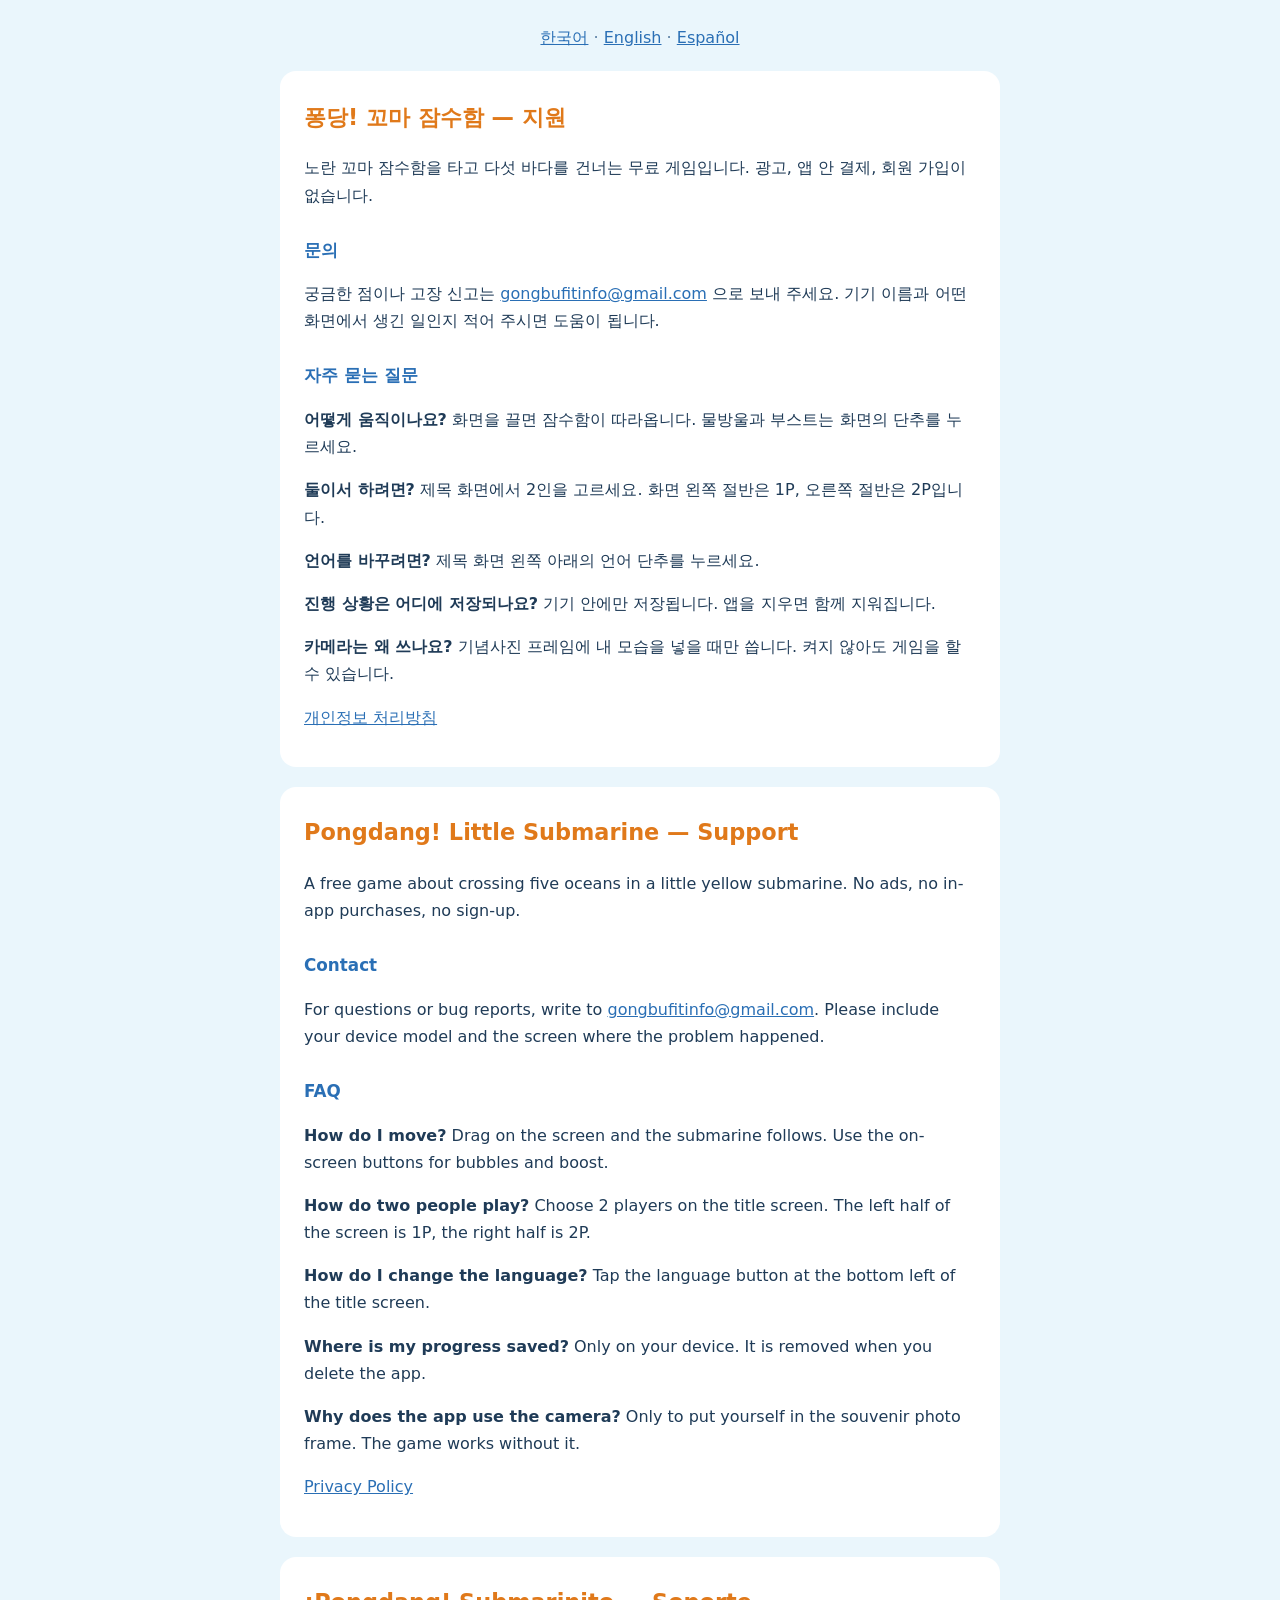
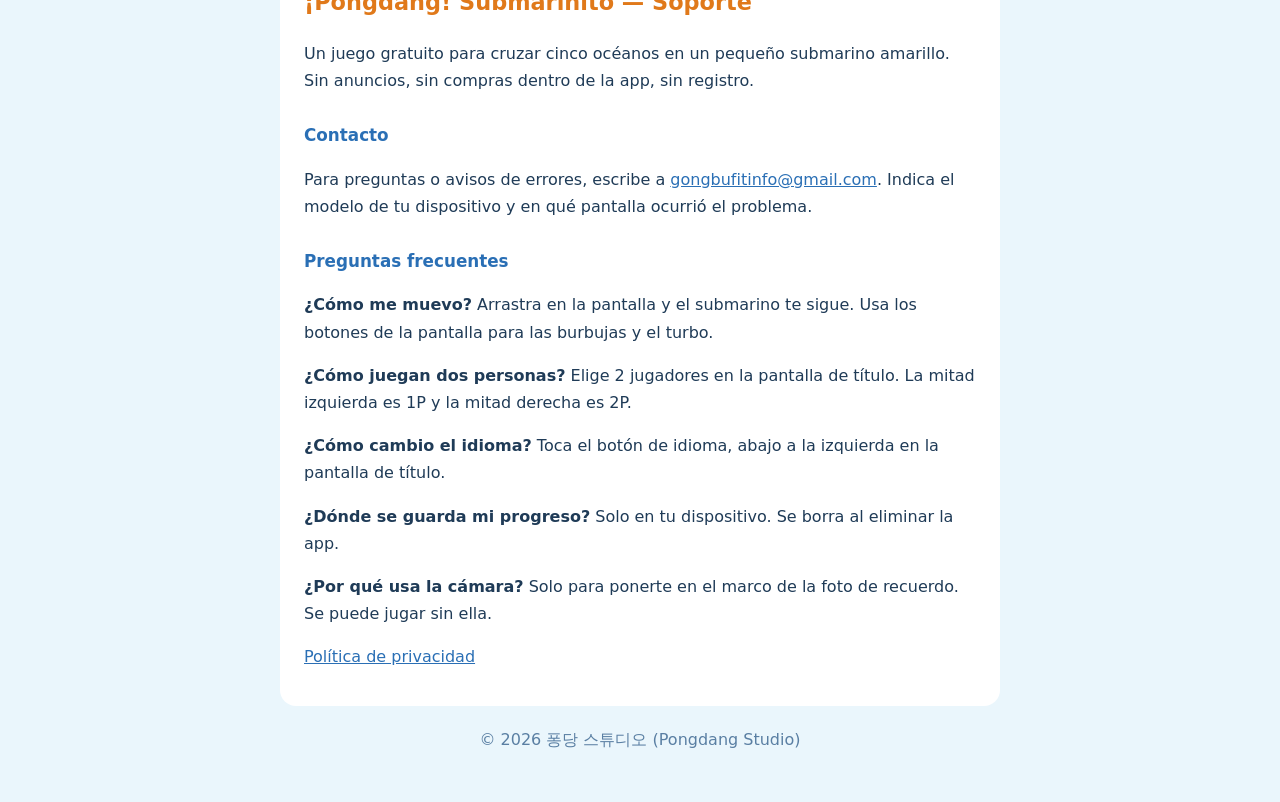
<file: index.html>
<!doctype html>
<html lang="ko">
<meta charset="utf-8">
<meta name="viewport" content="width=device-width, initial-scale=1">
<title>퐁당! 꼬마 잠수함 — 지원 · Support · Soporte</title>
<link rel="stylesheet" href="style.css">
<main>
<nav><a href="#ko">한국어</a> · <a href="#en">English</a> · <a href="#es">Español</a></nav>

<section id="ko" lang="ko">
<h1>퐁당! 꼬마 잠수함 — 지원</h1>
<p>노란 꼬마 잠수함을 타고 다섯 바다를 건너는 무료 게임입니다. 광고, 앱 안 결제, 회원 가입이 없습니다.</p>
<h2>문의</h2>
<p>궁금한 점이나 고장 신고는 <a href="mailto:gongbufitinfo@gmail.com">gongbufitinfo@gmail.com</a> 으로 보내 주세요. 기기 이름과 어떤 화면에서 생긴 일인지 적어 주시면 도움이 됩니다.</p>
<h2>자주 묻는 질문</h2>
<p><b>어떻게 움직이나요?</b> 화면을 끌면 잠수함이 따라옵니다. 물방울과 부스트는 화면의 단추를 누르세요.</p>
<p><b>둘이서 하려면?</b> 제목 화면에서 2인을 고르세요. 화면 왼쪽 절반은 1P, 오른쪽 절반은 2P입니다.</p>
<p><b>언어를 바꾸려면?</b> 제목 화면 왼쪽 아래의 언어 단추를 누르세요.</p>
<p><b>진행 상황은 어디에 저장되나요?</b> 기기 안에만 저장됩니다. 앱을 지우면 함께 지워집니다.</p>
<p><b>카메라는 왜 쓰나요?</b> 기념사진 프레임에 내 모습을 넣을 때만 씁니다. 켜지 않아도 게임을 할 수 있습니다.</p>
<p><a href="privacy.html#ko">개인정보 처리방침</a></p>
</section>

<section id="en" lang="en">
<h1>Pongdang! Little Submarine — Support</h1>
<p>A free game about crossing five oceans in a little yellow submarine. No ads, no in-app purchases, no sign-up.</p>
<h2>Contact</h2>
<p>For questions or bug reports, write to <a href="mailto:gongbufitinfo@gmail.com">gongbufitinfo@gmail.com</a>. Please include your device model and the screen where the problem happened.</p>
<h2>FAQ</h2>
<p><b>How do I move?</b> Drag on the screen and the submarine follows. Use the on-screen buttons for bubbles and boost.</p>
<p><b>How do two people play?</b> Choose 2 players on the title screen. The left half of the screen is 1P, the right half is 2P.</p>
<p><b>How do I change the language?</b> Tap the language button at the bottom left of the title screen.</p>
<p><b>Where is my progress saved?</b> Only on your device. It is removed when you delete the app.</p>
<p><b>Why does the app use the camera?</b> Only to put yourself in the souvenir photo frame. The game works without it.</p>
<p><a href="privacy.html#en">Privacy Policy</a></p>
</section>

<section id="es" lang="es">
<h1>¡Pongdang! Submarinito — Soporte</h1>
<p>Un juego gratuito para cruzar cinco océanos en un pequeño submarino amarillo. Sin anuncios, sin compras dentro de la app, sin registro.</p>
<h2>Contacto</h2>
<p>Para preguntas o avisos de errores, escribe a <a href="mailto:gongbufitinfo@gmail.com">gongbufitinfo@gmail.com</a>. Indica el modelo de tu dispositivo y en qué pantalla ocurrió el problema.</p>
<h2>Preguntas frecuentes</h2>
<p><b>¿Cómo me muevo?</b> Arrastra en la pantalla y el submarino te sigue. Usa los botones de la pantalla para las burbujas y el turbo.</p>
<p><b>¿Cómo juegan dos personas?</b> Elige 2 jugadores en la pantalla de título. La mitad izquierda es 1P y la mitad derecha es 2P.</p>
<p><b>¿Cómo cambio el idioma?</b> Toca el botón de idioma, abajo a la izquierda en la pantalla de título.</p>
<p><b>¿Dónde se guarda mi progreso?</b> Solo en tu dispositivo. Se borra al eliminar la app.</p>
<p><b>¿Por qué usa la cámara?</b> Solo para ponerte en el marco de la foto de recuerdo. Se puede jugar sin ella.</p>
<p><a href="privacy.html#es">Política de privacidad</a></p>
</section>

<footer>© 2026 퐁당 스튜디오 (Pongdang Studio)</footer>
</main>
</html>
</file>
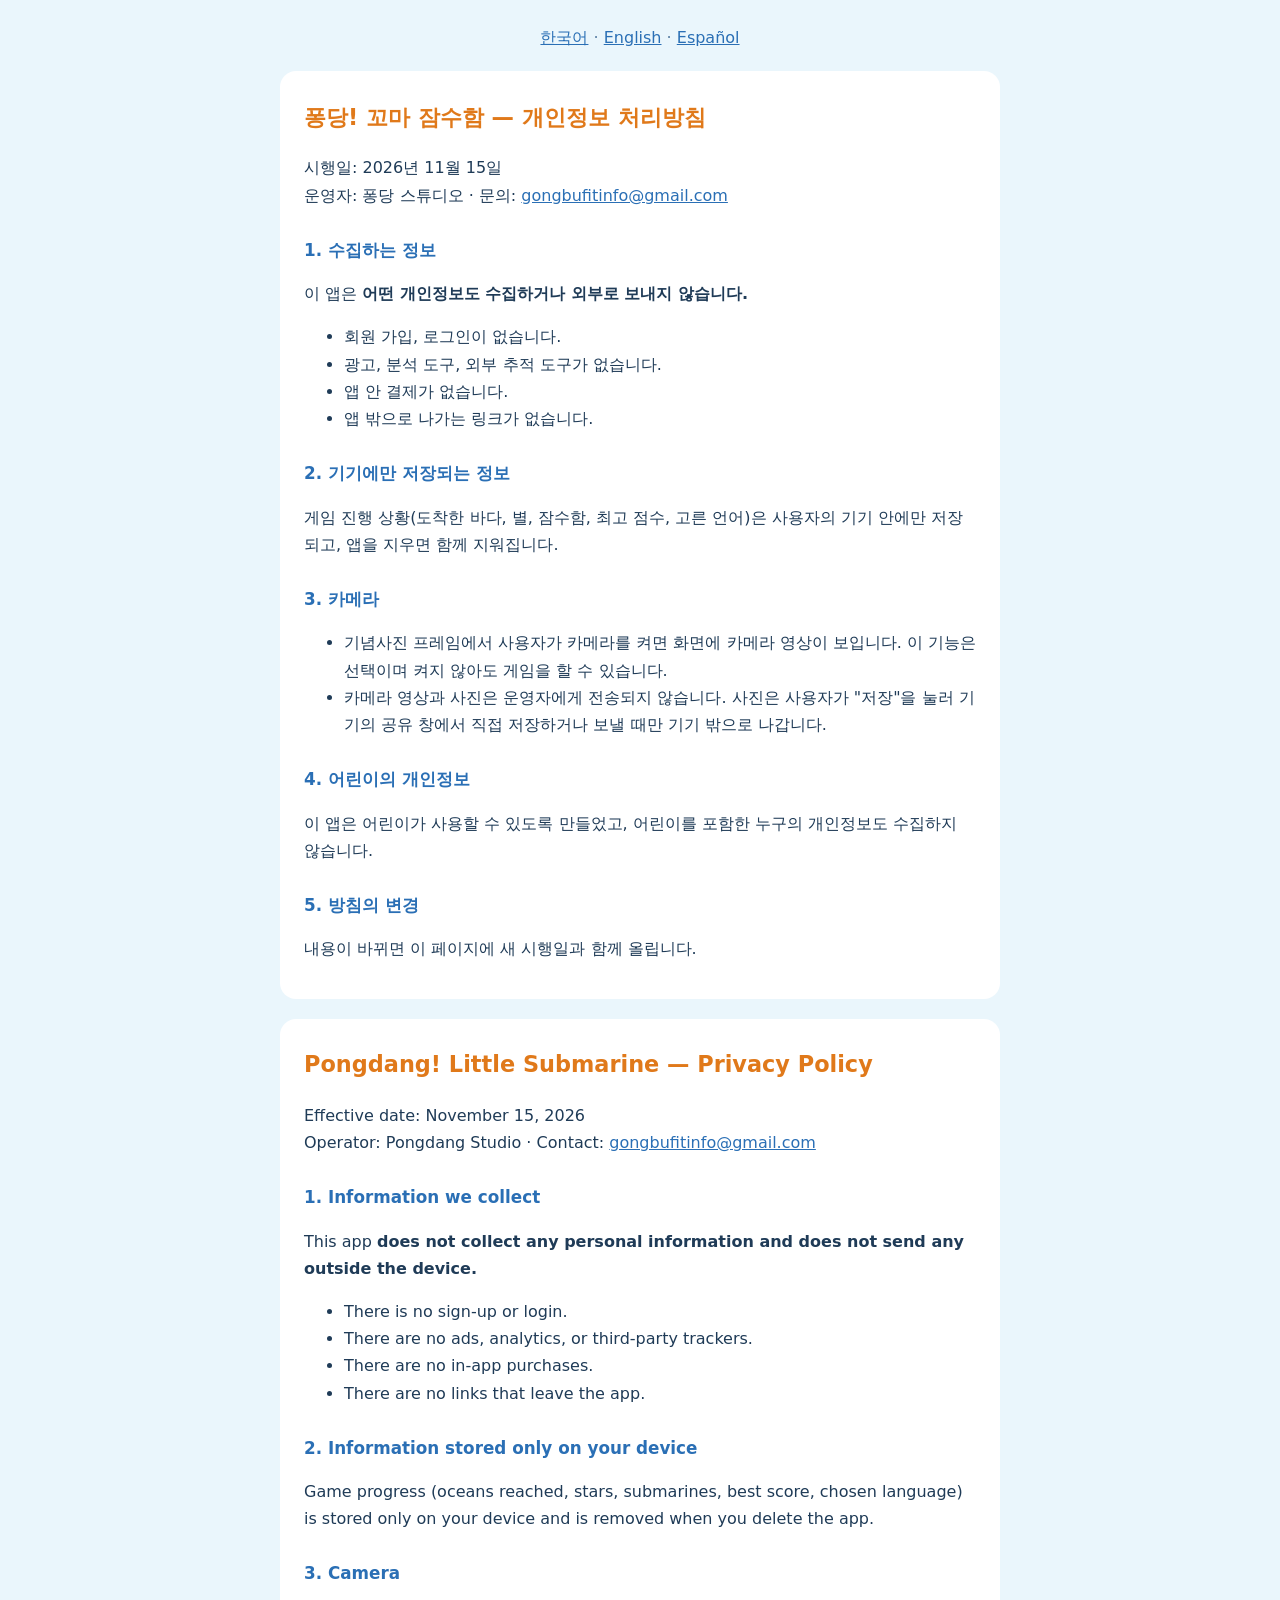
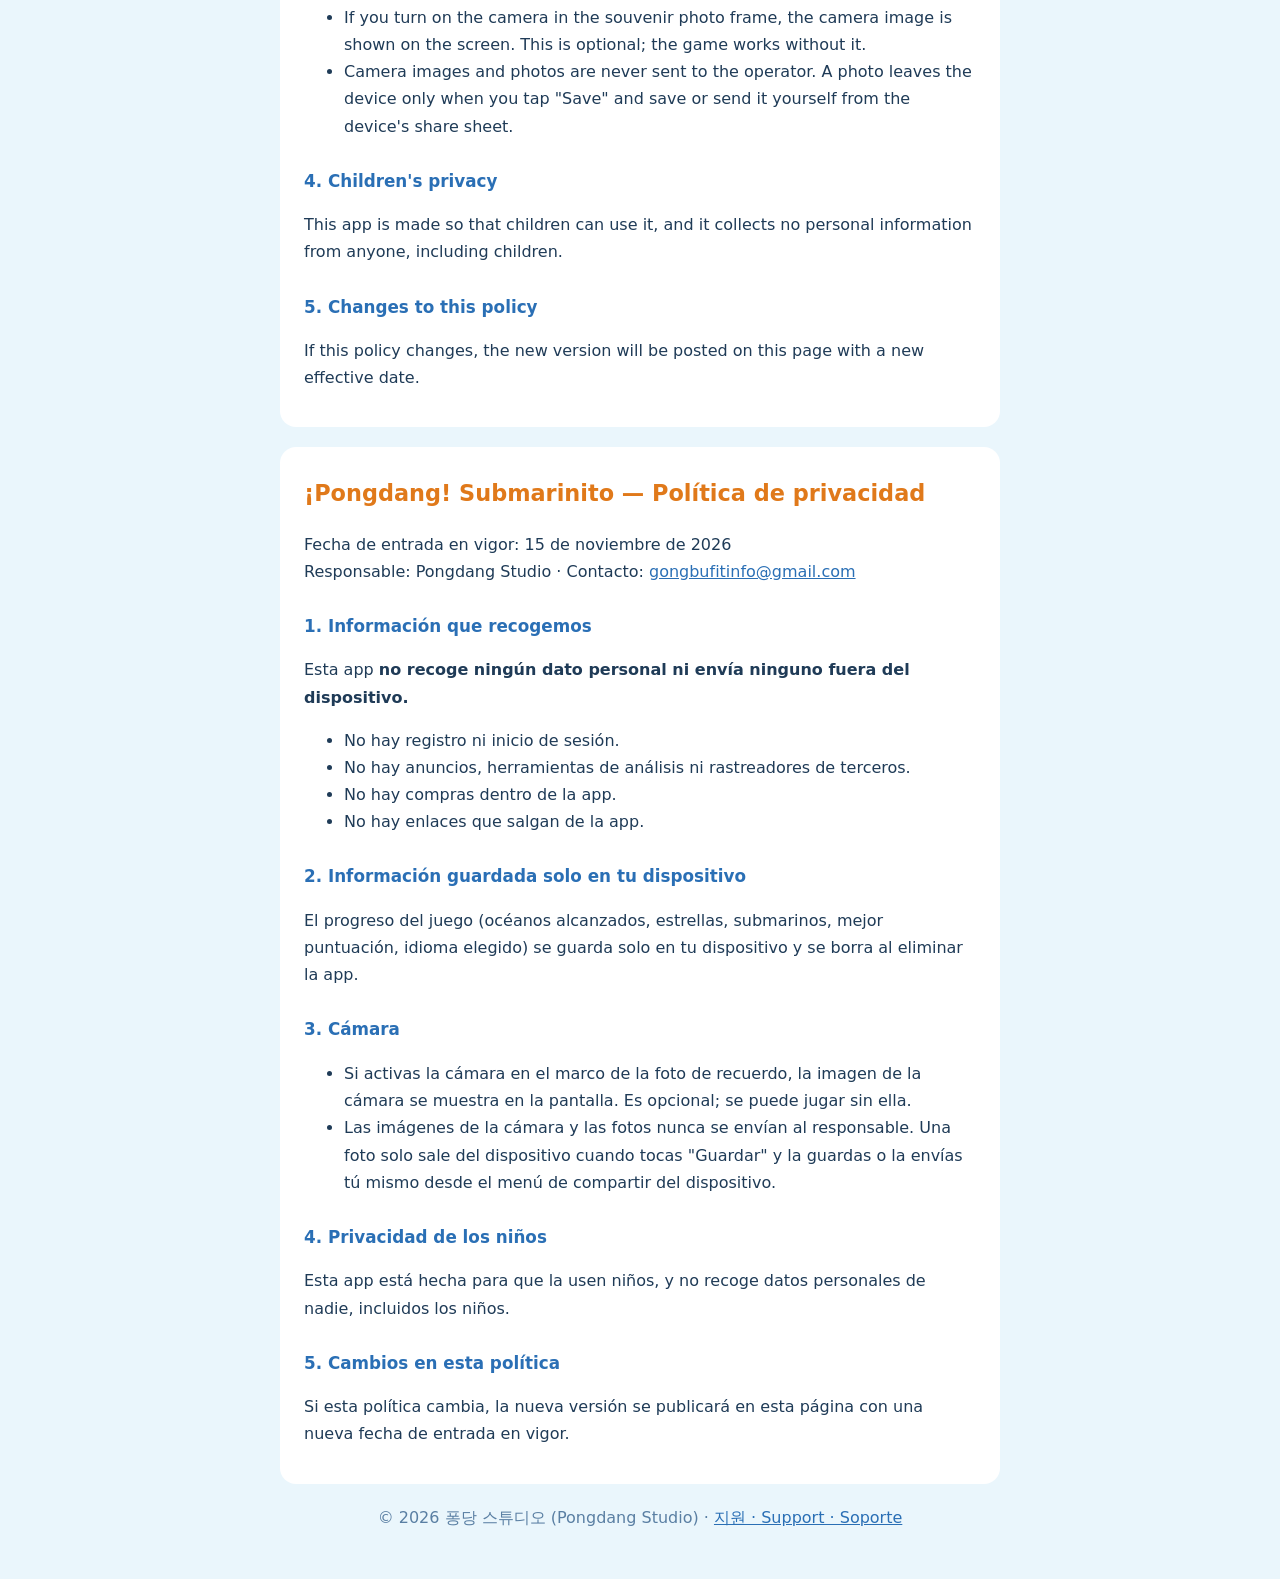
<file: privacy.html>
<!doctype html>
<html lang="ko">
<meta charset="utf-8">
<meta name="viewport" content="width=device-width, initial-scale=1">
<title>퐁당! 꼬마 잠수함 — 개인정보 처리방침 · Privacy Policy · Política de privacidad</title>
<link rel="stylesheet" href="style.css">
<main>
<nav><a href="#ko">한국어</a> · <a href="#en">English</a> · <a href="#es">Español</a></nav>

<section id="ko" lang="ko">
<h1>퐁당! 꼬마 잠수함 — 개인정보 처리방침</h1>
<p>시행일: 2026년 11월 15일<br>운영자: 퐁당 스튜디오 · 문의: <a href="mailto:gongbufitinfo@gmail.com">gongbufitinfo@gmail.com</a></p>
<h2>1. 수집하는 정보</h2>
<p>이 앱은 <b>어떤 개인정보도 수집하거나 외부로 보내지 않습니다.</b></p>
<ul>
<li>회원 가입, 로그인이 없습니다.</li>
<li>광고, 분석 도구, 외부 추적 도구가 없습니다.</li>
<li>앱 안 결제가 없습니다.</li>
<li>앱 밖으로 나가는 링크가 없습니다.</li>
</ul>
<h2>2. 기기에만 저장되는 정보</h2>
<p>게임 진행 상황(도착한 바다, 별, 잠수함, 최고 점수, 고른 언어)은 사용자의 기기 안에만 저장되고, 앱을 지우면 함께 지워집니다.</p>
<h2>3. 카메라</h2>
<ul>
<li>기념사진 프레임에서 사용자가 카메라를 켜면 화면에 카메라 영상이 보입니다. 이 기능은 선택이며 켜지 않아도 게임을 할 수 있습니다.</li>
<li>카메라 영상과 사진은 운영자에게 전송되지 않습니다. 사진은 사용자가 "저장"을 눌러 기기의 공유 창에서 직접 저장하거나 보낼 때만 기기 밖으로 나갑니다.</li>
</ul>
<h2>4. 어린이의 개인정보</h2>
<p>이 앱은 어린이가 사용할 수 있도록 만들었고, 어린이를 포함한 누구의 개인정보도 수집하지 않습니다.</p>
<h2>5. 방침의 변경</h2>
<p>내용이 바뀌면 이 페이지에 새 시행일과 함께 올립니다.</p>
</section>

<section id="en" lang="en">
<h1>Pongdang! Little Submarine — Privacy Policy</h1>
<p>Effective date: November 15, 2026<br>Operator: Pongdang Studio · Contact: <a href="mailto:gongbufitinfo@gmail.com">gongbufitinfo@gmail.com</a></p>
<h2>1. Information we collect</h2>
<p>This app <b>does not collect any personal information and does not send any outside the device.</b></p>
<ul>
<li>There is no sign-up or login.</li>
<li>There are no ads, analytics, or third-party trackers.</li>
<li>There are no in-app purchases.</li>
<li>There are no links that leave the app.</li>
</ul>
<h2>2. Information stored only on your device</h2>
<p>Game progress (oceans reached, stars, submarines, best score, chosen language) is stored only on your device and is removed when you delete the app.</p>
<h2>3. Camera</h2>
<ul>
<li>If you turn on the camera in the souvenir photo frame, the camera image is shown on the screen. This is optional; the game works without it.</li>
<li>Camera images and photos are never sent to the operator. A photo leaves the device only when you tap "Save" and save or send it yourself from the device's share sheet.</li>
</ul>
<h2>4. Children's privacy</h2>
<p>This app is made so that children can use it, and it collects no personal information from anyone, including children.</p>
<h2>5. Changes to this policy</h2>
<p>If this policy changes, the new version will be posted on this page with a new effective date.</p>
</section>

<section id="es" lang="es">
<h1>¡Pongdang! Submarinito — Política de privacidad</h1>
<p>Fecha de entrada en vigor: 15 de noviembre de 2026<br>Responsable: Pongdang Studio · Contacto: <a href="mailto:gongbufitinfo@gmail.com">gongbufitinfo@gmail.com</a></p>
<h2>1. Información que recogemos</h2>
<p>Esta app <b>no recoge ningún dato personal ni envía ninguno fuera del dispositivo.</b></p>
<ul>
<li>No hay registro ni inicio de sesión.</li>
<li>No hay anuncios, herramientas de análisis ni rastreadores de terceros.</li>
<li>No hay compras dentro de la app.</li>
<li>No hay enlaces que salgan de la app.</li>
</ul>
<h2>2. Información guardada solo en tu dispositivo</h2>
<p>El progreso del juego (océanos alcanzados, estrellas, submarinos, mejor puntuación, idioma elegido) se guarda solo en tu dispositivo y se borra al eliminar la app.</p>
<h2>3. Cámara</h2>
<ul>
<li>Si activas la cámara en el marco de la foto de recuerdo, la imagen de la cámara se muestra en la pantalla. Es opcional; se puede jugar sin ella.</li>
<li>Las imágenes de la cámara y las fotos nunca se envían al responsable. Una foto solo sale del dispositivo cuando tocas "Guardar" y la guardas o la envías tú mismo desde el menú de compartir del dispositivo.</li>
</ul>
<h2>4. Privacidad de los niños</h2>
<p>Esta app está hecha para que la usen niños, y no recoge datos personales de nadie, incluidos los niños.</p>
<h2>5. Cambios en esta política</h2>
<p>Si esta política cambia, la nueva versión se publicará en esta página con una nueva fecha de entrada en vigor.</p>
</section>

<footer>© 2026 퐁당 스튜디오 (Pongdang Studio) · <a href="./">지원 · Support · Soporte</a></footer>
</main>
</html>
</file>
<file: style.css>
body { margin: 0; background: #eaf6fc; color: #1f3b57; font: 16px/1.7 system-ui, "Apple SD Gothic Neo", "Malgun Gothic", sans-serif; }
main { max-width: 720px; margin: 0 auto; padding: 24px 16px 48px; }
section { background: #fff; border-radius: 16px; padding: 8px 24px 20px; margin: 20px 0; }
h1 { font-size: 1.4rem; color: #e0791a; }
h2 { font-size: 1.05rem; color: #2a6fb5; margin-top: 1.6em; }
a { color: #2a6fb5; }
nav, footer { text-align: center; color: #5a7fa3; }
</file>
